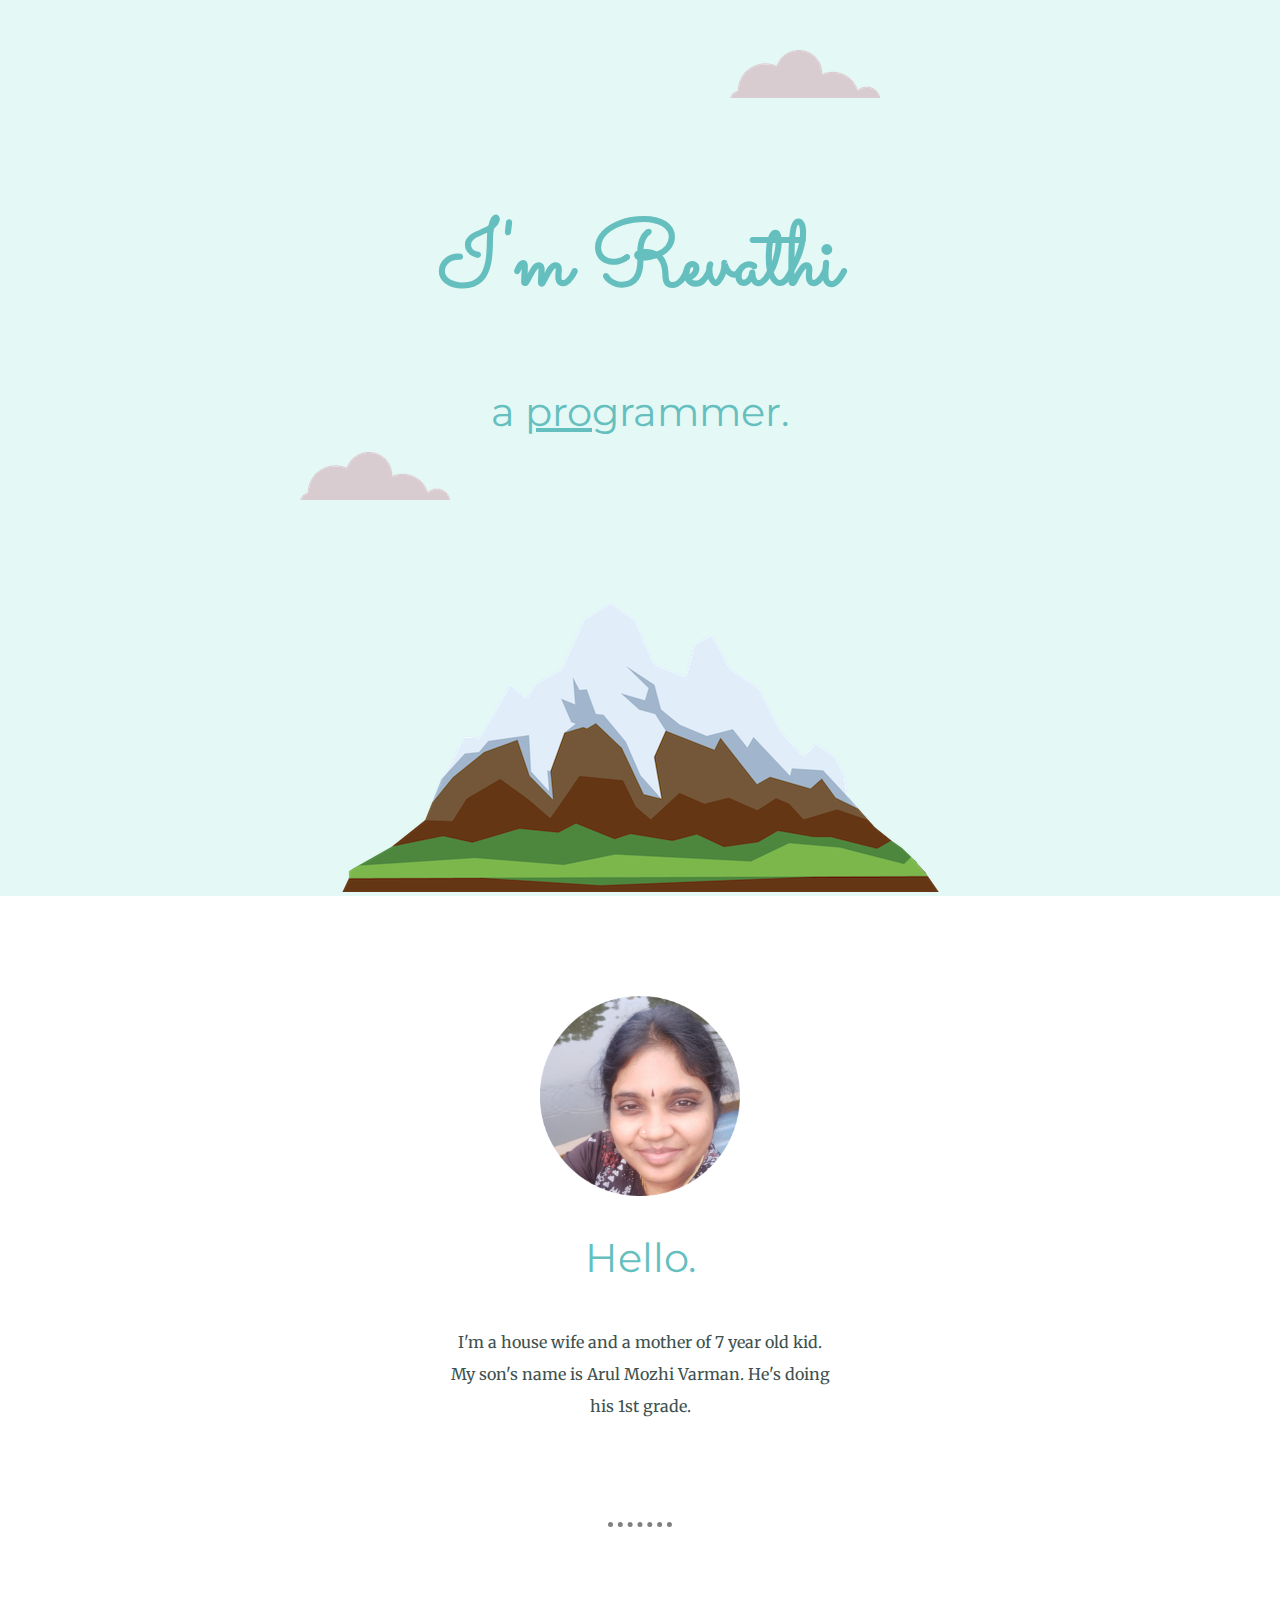
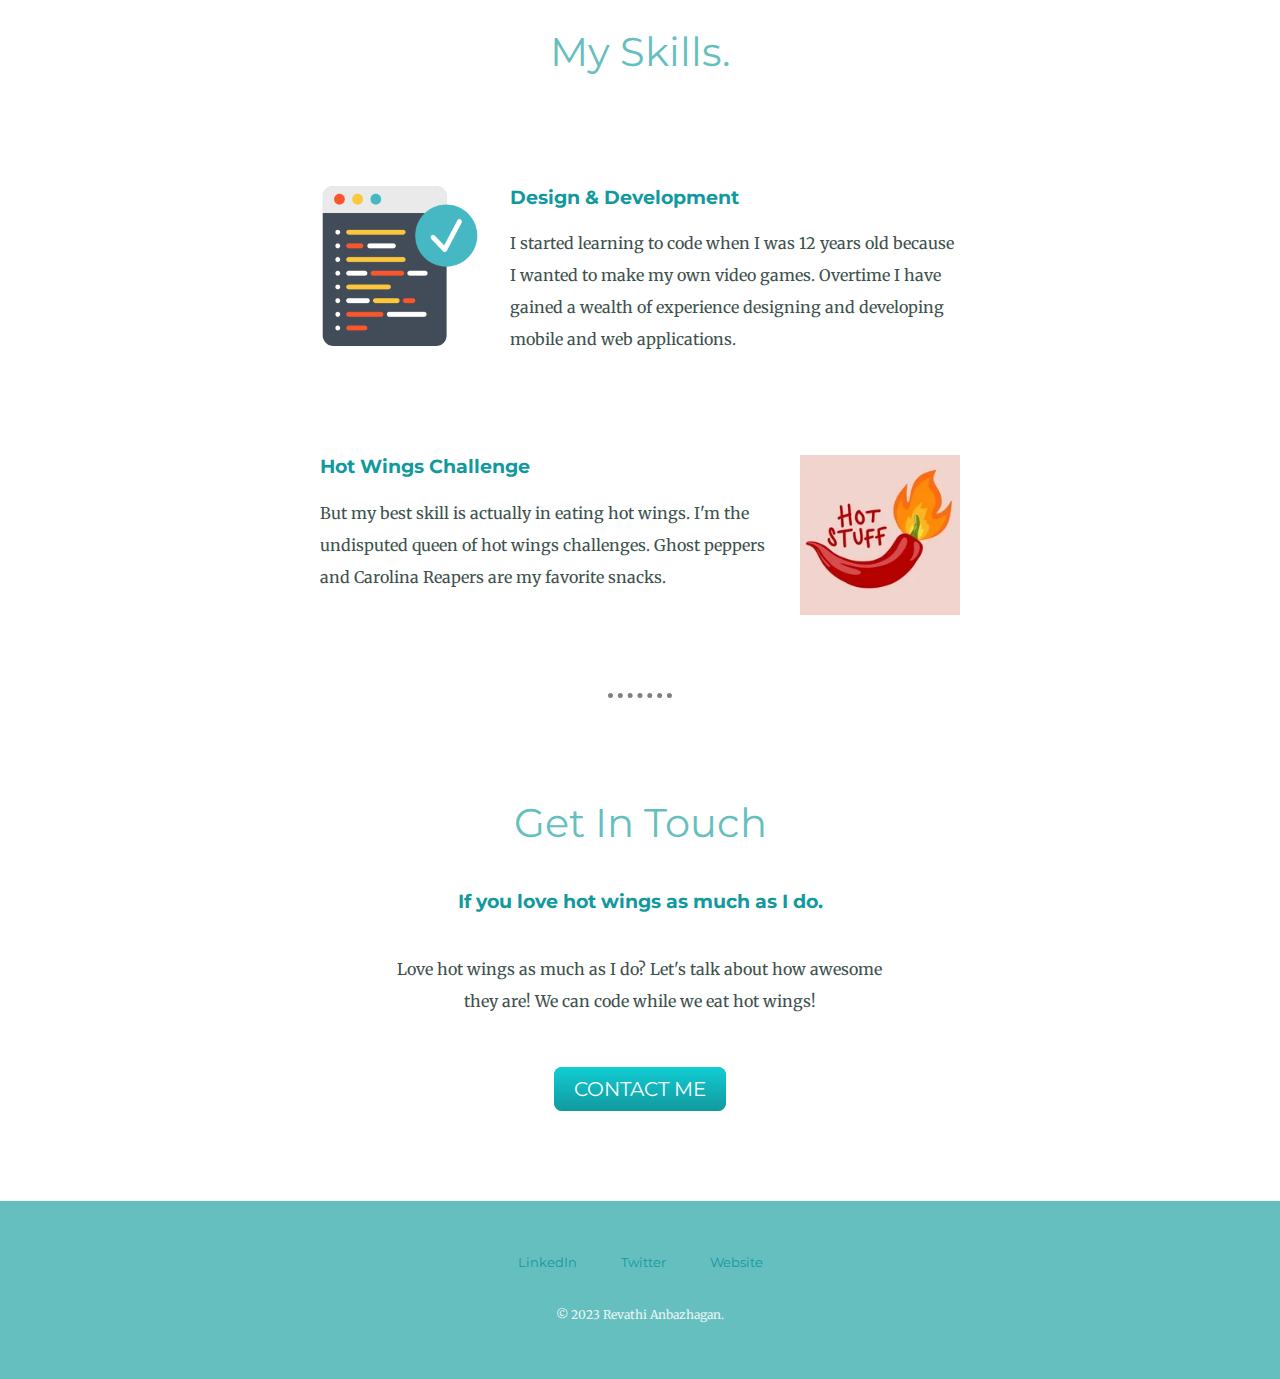
<file: CSS-My site/index.html>
<!DOCTYPE html>
<html lang="en">
<head>
    <meta charset="UTF-8">
    <title>Revathi</title>
    <link rel="stylesheet" href="css/styles.css">
    <link rel="icon" href="favicon.ico">
    <link rel="preconnect" href="https://fonts.googleapis.com">
    <link rel="preconnect" href="https://fonts.gstatic.com" crossorigin>
    <link href="https://fonts.googleapis.com/css2?family=Sacramento&display=swap" rel="stylesheet">
    <link rel="preconnect" href="https://fonts.googleapis.com">
    <link rel="preconnect" href="https://fonts.gstatic.com" crossorigin>
    <link href="https://fonts.googleapis.com/css2?family=Montserrat&family=Sacramento&display=swap" rel="stylesheet">
    <link rel="preconnect" href="https://fonts.googleapis.com">
    <link rel="preconnect" href="https://fonts.gstatic.com" crossorigin>
    <link href="https://fonts.googleapis.com/css2?family=Merriweather&family=Montserrat&family=Sacramento&display=swap" rel="stylesheet">
</head>
<body>
    <div class="top-container">
        <img class="top-cloud"src="images/cloud.png" alt="cloud-img">
        <h1>I'm Revathi</h1>
        <h2><p>a <span class="pro">pro</span>grammer.</p></h2>
        <img  class="bottom-cloud"src="images/cloud.png" alt="cloud-img">
        <img src="images/mountain.png" alt="mountain-img">
    </div>
    <div class="middle-container">
        <div class="profile">
            <img class="reva"src="images/revathi.png" alt="revathi profile picture">
            <h2>Hello.</h2>
            <p class="intro">I'm a house wife and a mother of 7 year old kid.
            My son's name is Arul Mozhi Varman. He's doing his 1st grade.</p>
          </div>
          <hr>
          <div class="skills">
            <h2>My Skills.</h2>
            <div class="skill-row">
                <img class="code-img" src="images/code.png" alt="code flaticon">
                <h3>Design & Development</h3>
                <p>I started learning to code when I was 12 years old because I wanted to make my own video games. Overtime I have gained a wealth of experience designing and developing mobile and web applications.</p>
            </div>
            <div class="skill-row">
                <img class="hot-chillies" src="images/hotchillies.webp" alt="hot chillies gif">
                <h3>Hot Wings Challenge </h3>
                <p>But my best skill is actually in eating hot wings. I'm the undisputed queen of hot wings challenges. Ghost peppers and Carolina Reapers are my favorite snacks.</p>
            </div>
          </div>
          <hr>
          <div class="contact-me">
            <h2>Get In Touch</h2>
            <h3>If you love hot wings as much as I do.</h3>
            <p class="contact-message">Love hot wings as much as I do? Let's talk about how awesome they are!
            We can code while we eat hot wings!</p>
            <a class="btn" href="mailto:revathi851994@gmail.com">CONTACT ME</a>
        </div>

    </div>
    <div class="bottom-container">
        <a class="footer-link" href="https://www.linkedin.com/in/revathi-anbazhagan-b463991b9/">LinkedIn</a>
        <a class="footer-link" href="https://twitter.com/Revathi96838962">Twitter</a>
        <a class="footer-link" href="https://github.com/RevathiAnbazhagan/CV.git">Website</a>
        <p class="final-line">© 2023 Revathi Anbazhagan.</p>
    </div>
    
    
</body>
</html>
</file>
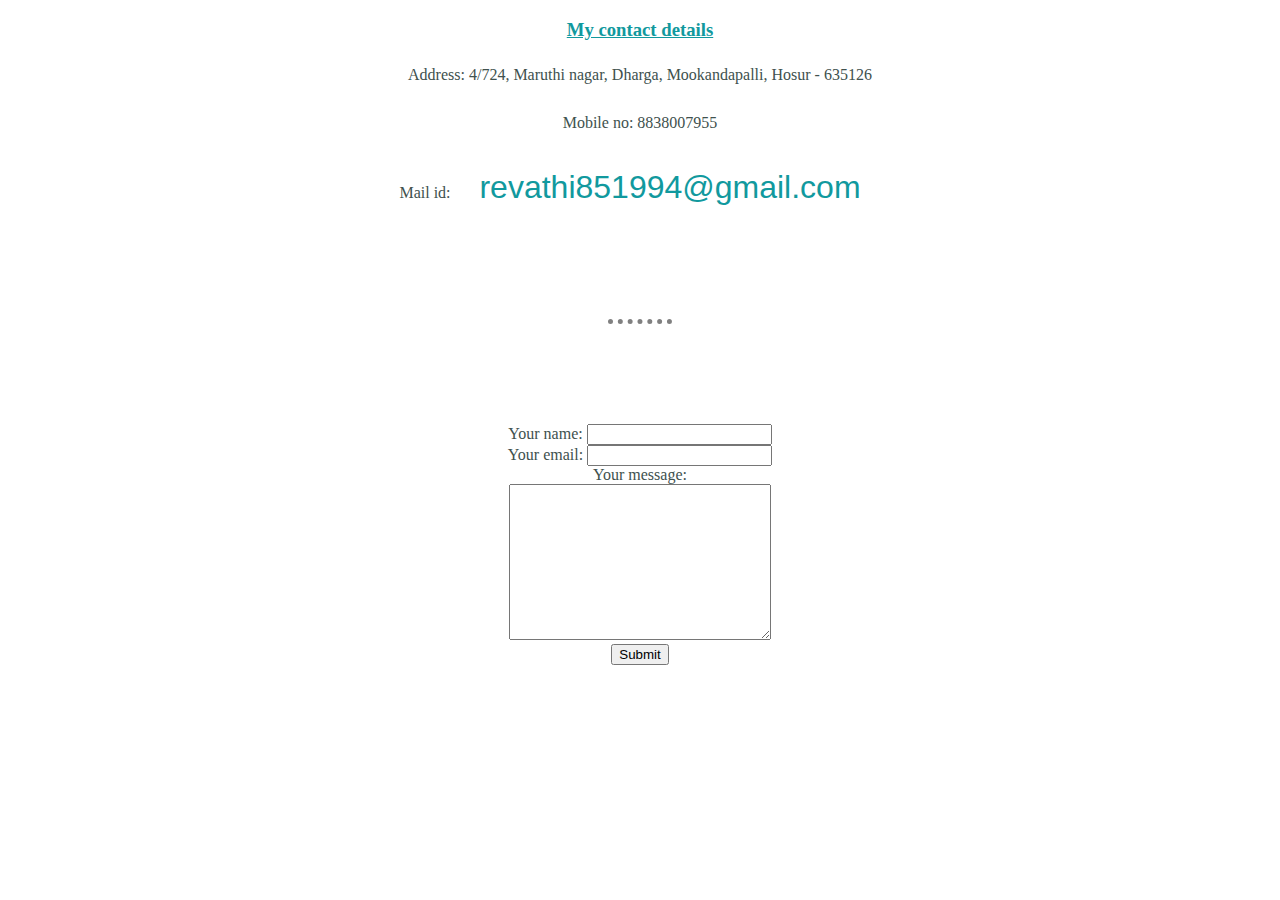
<file: CSS-My site/My contact details.html>
<!DOCTYPE html>
<head>
    <meta charset="UTF-8">
    <title>My contact details</title>
    <link rel="stylesheet" href="css/styles.css">
</head>
<body>
    <h3><u>My contact details</u></h3>
    <p>Address: 4/724, Maruthi nagar, Dharga, Mookandapalli, Hosur - 635126</p>
    <p>Mobile no: 8838007955</p>
    <p>Mail id:<a href="https://mail.google.com/mail/u/0/?tab=wm#"> revathi851994@gmail.com</a></p>
    <hr>
    <form action="mailto:revathi851994@gmail.com" method="post" enctype="text/plain">
        <label>Your name:</label>
        <input type="text" name="yourName"><br>
        <label>Your email:</label>
        <input type="email" name="yourEmail"><br>
        <label>Your message:</label><br>
        <textarea name="yourMessage" id="" cols="30" rows="10"></textarea><br>
        <input type="submit">
    </form>
</body>
</html>
</file>
<file: CSS-My site/css/styles.css>
body{
    color: #40514E;
    margin: 0;
    text-align: center;
    font-family: 'Merriweather', serif;
}
h1{
    color: #66BFBF;
    font-size: 90px;
    margin: 100px auto 0 auto;
    font-family: 'Sacramento', cursive;
}
h2{
    color: #66BFBF;
    font-size: 2.5rem; /*1em or 1rem=16px so for 40px 40/16=2.5rem*/
    font-family: 'Montserrat', sans-serif;
    font-weight:normal;
    padding-bottom: 10px;
}
h3{
    color: #11999E;
    font-family: 'Montserrat', serif;
}
.top-container{
    background-color: #E4F9F5 ; /*#*/
    padding-top: 100px;
    
}
.top-cloud{
    position: absolute;
    top: 50px;
    right: 400px;
}
.bottom-cloud{
    position: absolute;
    left: 300px;
    bottom: 400px;
}
p{
    line-height: 2;
}
.reva{
    height: 200px;
    width: 200px;
}
.intro{
    width: 30%;
    margin:auto;
}
.middle-container{
    margin: 100px 0;
}
a{
    color: #11999E;
    font-family:'Montserrat', sans-serif ;
    margin: 10px 20px;
    text-decoration: none;
    font-size: 2rem;
}
a:hover{
    color: #EAF6F6;
}
.skill-row{
    width: 50%;
    margin:100px auto 100px auto;
    text-align: left;
}
.code-img{
    width: 25%;
    float: left;
    margin-right: 30px;
}
.hot-chillies{
    width: 25%;
    float: right;
    margin-left: 30px;
   
}
/*This button code was written from CSS button generator*/
.btn {
    background: #11cdd4;
    background-image: -webkit-linear-gradient(top, #11cdd4, #11999e);
    background-image: -moz-linear-gradient(top, #11cdd4, #11999e);
    background-image: -ms-linear-gradient(top, #11cdd4, #11999e);
    background-image: -o-linear-gradient(top, #11cdd4, #11999e);
    background-image: linear-gradient(to bottom, #11cdd4, #11999e);
    -webkit-border-radius: 8;
    -moz-border-radius: 8;
    border-radius: 8px;
    font-family: 'Montserrat', sans-serif;
    color: #ffffff;
    font-size: 20px;
    padding: 10px 20px 10px 20px;
    text-decoration: none;
}
  
  .btn:hover {
    background: #30e3cb;
    background-image: -webkit-linear-gradient(top, #30e3cb, #2bc4ad);
    background-image: -moz-linear-gradient(top, #30e3cb, #2bc4ad);
    background-image: -ms-linear-gradient(top, #30e3cb, #2bc4ad);
    background-image: -o-linear-gradient(top, #30e3cb, #2bc4ad);
    background-image: linear-gradient(to bottom, #30e3cb, #2bc4ad);
    text-decoration: none;
}
  .contact-message{
    margin:40px auto 60px;
    width: 38%;
}
.bottom-container{
    background-color: #66BFBF;
    padding: 50px 0 20px;
}
.footer-link{
    color: #11999E;
    font-size: small;
    border: 30px auto 30px auto;
}
.final-line{
    color:#EAF6F6;
    font-size: 0.75rem;
    padding: 20px 0;
}
.pro{
    text-decoration: underline;
}
hr{
    border-style: dotted none none none;
    border-color: grey;
    border-width: 5px;
    width: 5%;
    margin: 100px auto 100px auto;
}
</file>
